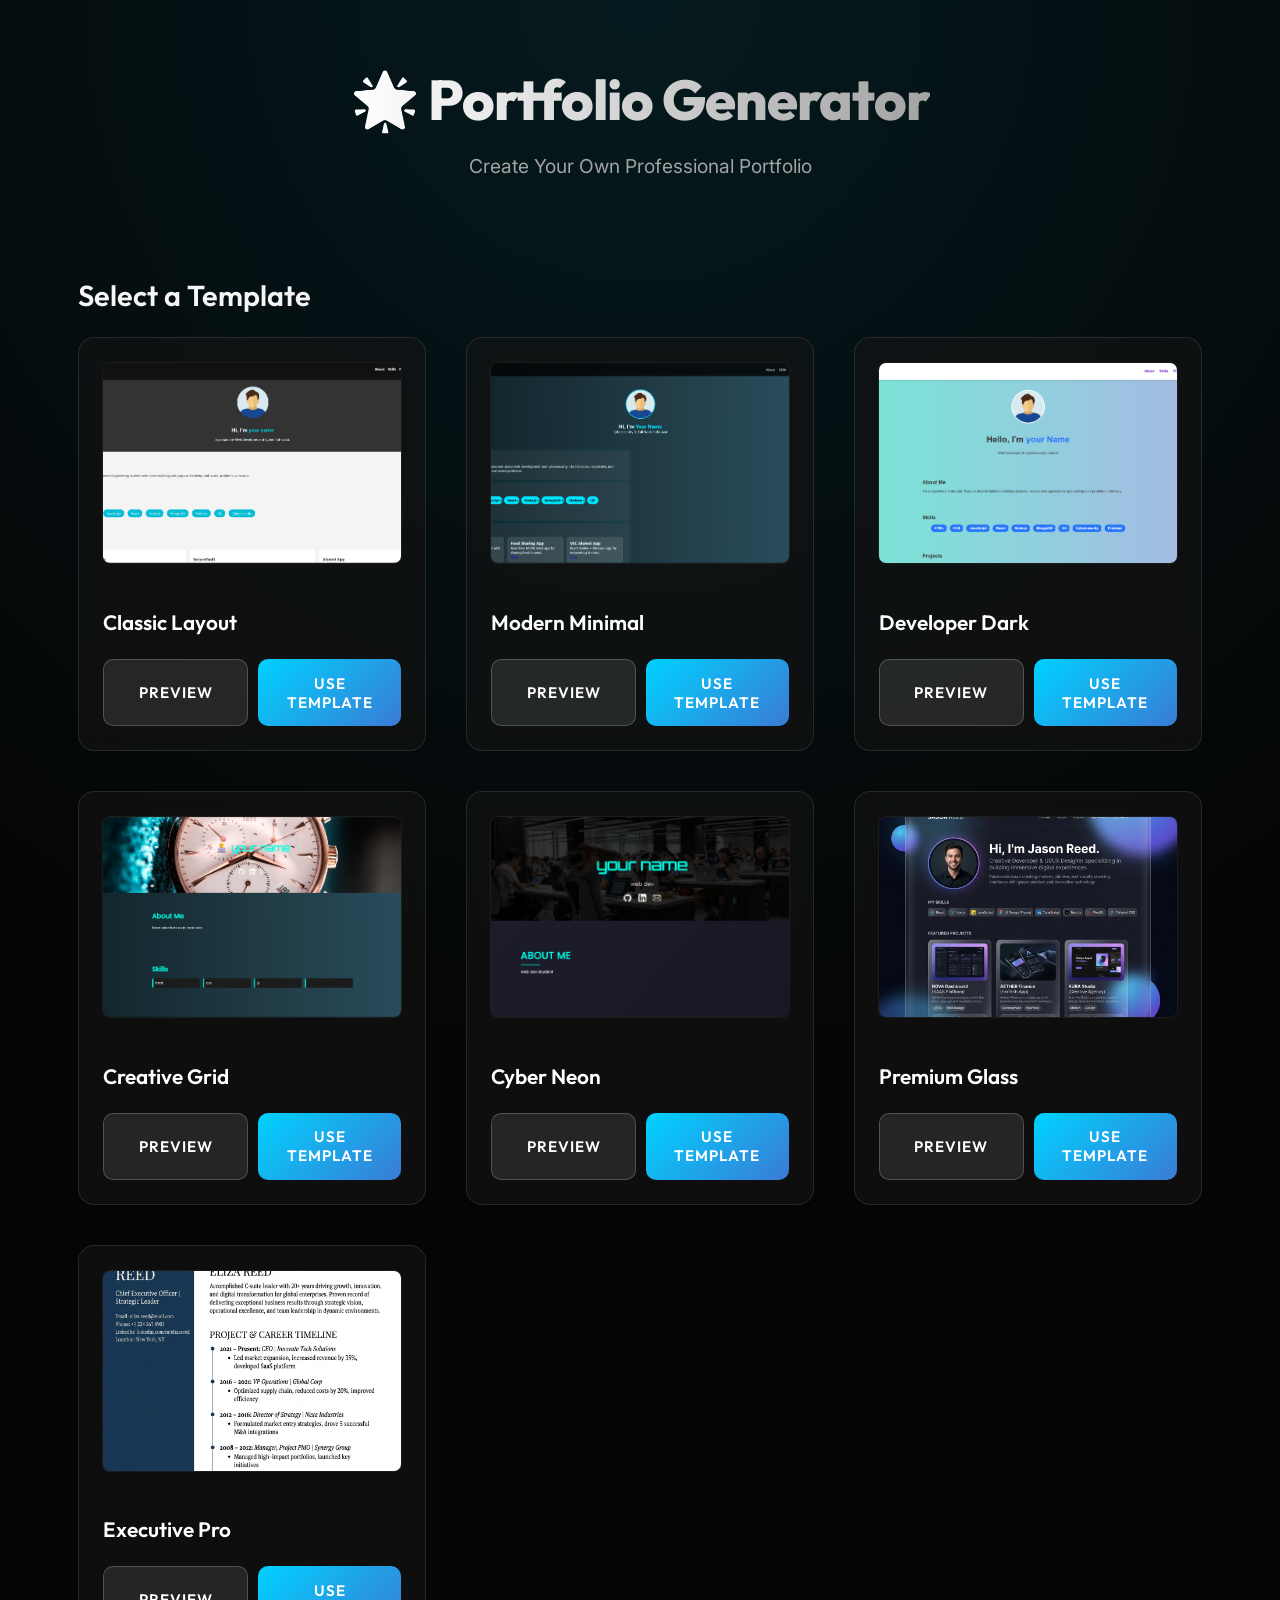
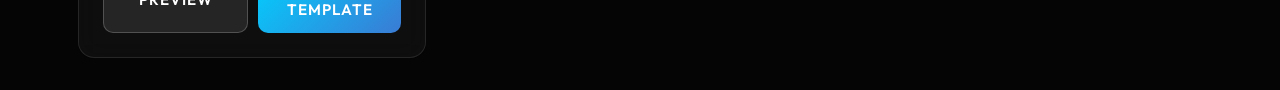
<file: index.html>
<!DOCTYPE html>
<html lang="en">
<head>
  <meta charset="UTF-8" />
  <meta name="viewport" content="width=device-width, initial-scale=1.0"/>
  <title>Portfolio Generator</title>
  <link rel="stylesheet" href="style.css" />
</head>
<body>
  <header>
    <h1>🌟 Portfolio Generator</h1>
    <p>Create Your Own Professional Portfolio</p>
  </header>
  
  <div class="mid-header">Select a Template</div>
  
  <div class="mid">
      <div class="template">
          <img src="img/temp1.png" alt="Template 1">
          <p>Classic Layout</p>
          <div class="button-group">
            <button onclick="window.open('index1.html', '_blank')" class="btn-preview">Preview</button>
            <button onclick="window.location.href='form1.html'">Use Template</button>
          </div>
      </div>
      
      <div class="template">
          <img src="img/temp2.png" alt="Template 2">
          <p>Modern Minimal</p>
          <div class="button-group">
            <button onclick="window.open('index-2.html', '_blank')" class="btn-preview">Preview</button>
            <button onclick="window.location.href='form2.html'">Use Template</button>
          </div>
      </div>

      <div class="template">
          <img src="img/temp3.png" alt="Template 3">
          <p>Developer Dark</p>
          <div class="button-group">
            <button onclick="window.open('index3.html', '_blank')" class="btn-preview">Preview</button>
            <button onclick="window.location.href='form3.html'">Use Template</button>
          </div>
      </div>

      <div class="template">
          <img src="img/temp4.png" alt="Template 4">
          <p>Creative Grid</p>
          <div class="button-group">
            <button onclick="window.open('temp4.html', '_blank')" class="btn-preview">Preview</button>
            <button onclick="window.location.href='form4.html'">Use Template</button>
          </div>
      </div>
      
      <div class="template">
          <img src="img/temp5.png" alt="Template 5">
          <p>Cyber Neon</p>
          <div class="button-group">
            <button onclick="window.open('temp5.html', '_blank')" class="btn-preview">Preview</button>
            <button onclick="window.location.href='form5.html'">Use Template</button>
          </div>
      </div>
      
      <div class="template">
          <img src="img/temp6.png" alt="Template 6">
          <p>Premium Glass</p>
          <div class="button-group">
            <button onclick="window.open('temp6.html', '_blank')" class="btn-preview">Preview</button>
            <button onclick="window.location.href='form6.html'">Use Template</button>
          </div>
      </div>
      
      <div class="template">
          <img src="img/temp7.png" alt="Template 7">
          <p>Executive Pro</p>
          <div class="button-group">
            <button onclick="window.open('temp7.html', '_blank')" class="btn-preview">Preview</button>
            <button onclick="window.location.href='form7.html'">Use Template</button>
          </div>
      </div>
  </div>
</body>
</html>
</file>
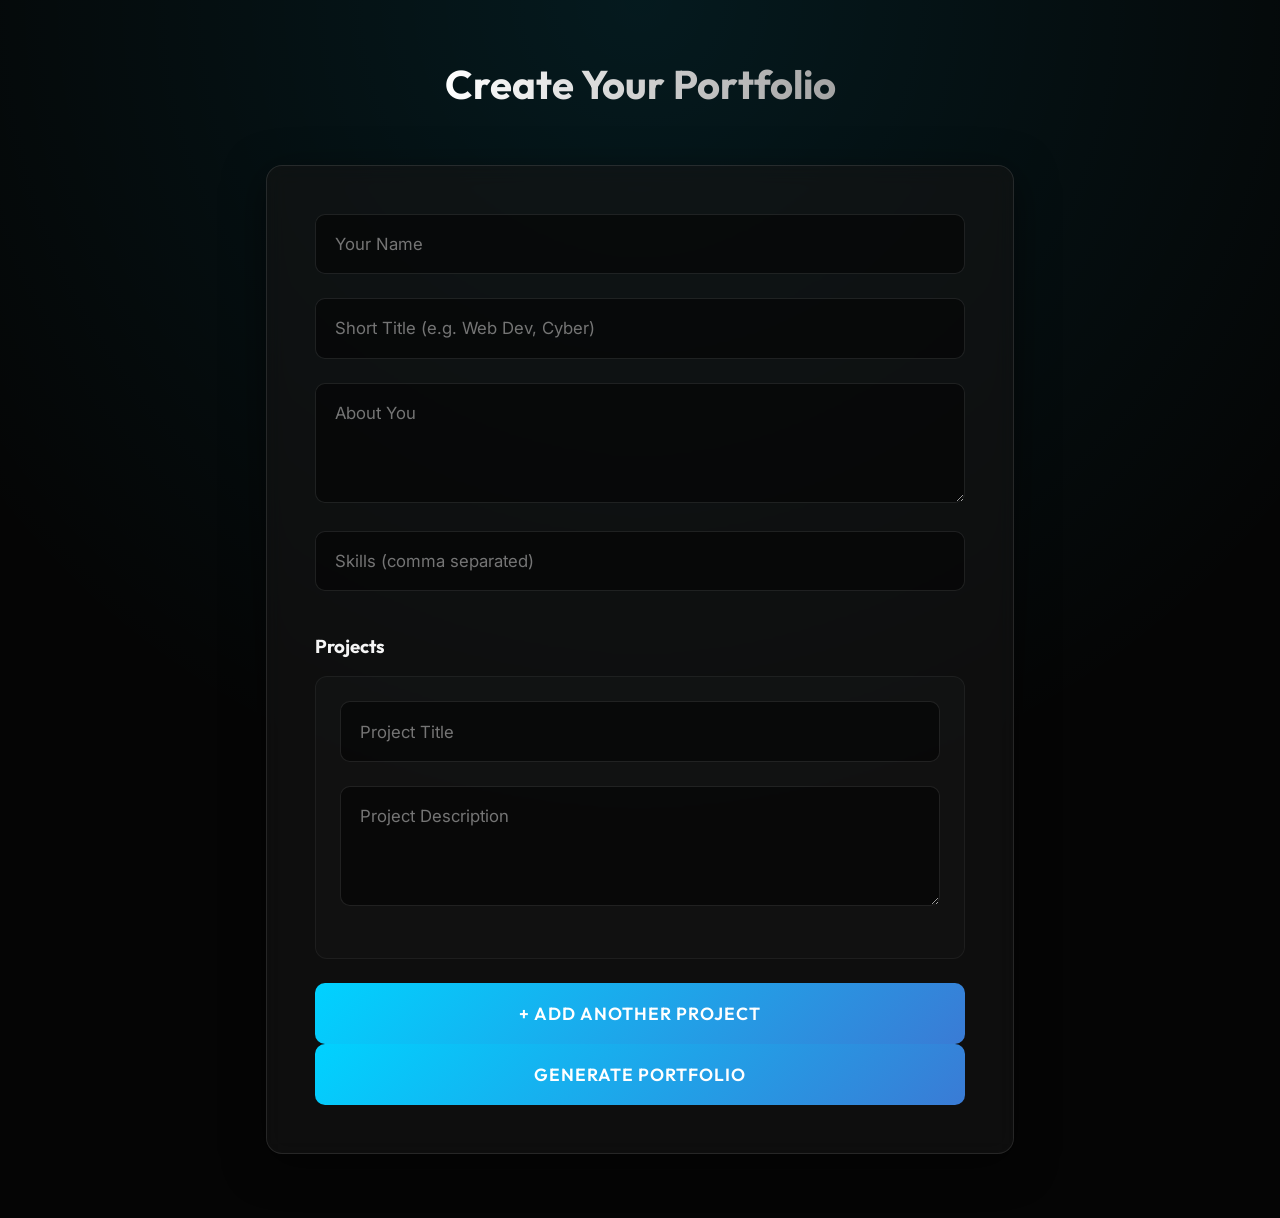
<file: form1.html>
<!DOCTYPE html>
<html lang="en">
<head>
  <meta charset="UTF-8">
  <title>Create Portfolio</title>
  <link rel="stylesheet" href="style.css">
</head>
<body>
  <div class="container">
    <h1>Create Your Portfolio</h1>
    <form id="portfolioForm">
      <input type="text" id="fullName" placeholder="Your Name" required />
      <input type="text" id="tagline" placeholder="Short Title (e.g. Web Dev, Cyber)" required />
      <textarea id="about" placeholder="About You" required></textarea>

      <input type="text" id="skills" placeholder="Skills (comma separated)" required />

      <h3>Projects</h3>
      <div id="projectsContainer">
        <input type="text" class="project-title" placeholder="Project Title" required />
        <textarea class="project-desc" placeholder="Project Description" required></textarea>
      </div>
      <button type="button" onclick="addProject()">+ Add Another Project</button>

      <button type="submit">Generate Portfolio</button>
    </form>
  </div>

  <script>
    function addProject() {
      const container = document.getElementById('projectsContainer');
      const div = document.createElement('div');
      div.innerHTML = `
        <input type="text" class="project-title" placeholder="Project Title" required />
        <textarea class="project-desc" placeholder="Project Description" required></textarea>
      `;
      container.appendChild(div);
    }

    document.getElementById('portfolioForm').addEventListener('submit', function (e) {
      e.preventDefault();

      const name = document.getElementById('fullName').value;
      const tagline = document.getElementById('tagline').value;
      const about = document.getElementById('about').value;
      const skills = document.getElementById('skills').value.split(',').map(s => s.trim());

      const titles = document.querySelectorAll('.project-title');
      const descs = document.querySelectorAll('.project-desc');

      const projects = Array.from(titles).map((title, i) => ({
        title: title.value,
        desc: descs[i].value
      }));

      const portfolioData = { name, tagline, about, skills, projects };

      localStorage.setItem('portfolioUserData', JSON.stringify(portfolioData));

      window.location.href = "index1.html";
    });
  </script>
</body>
</html>
</file>
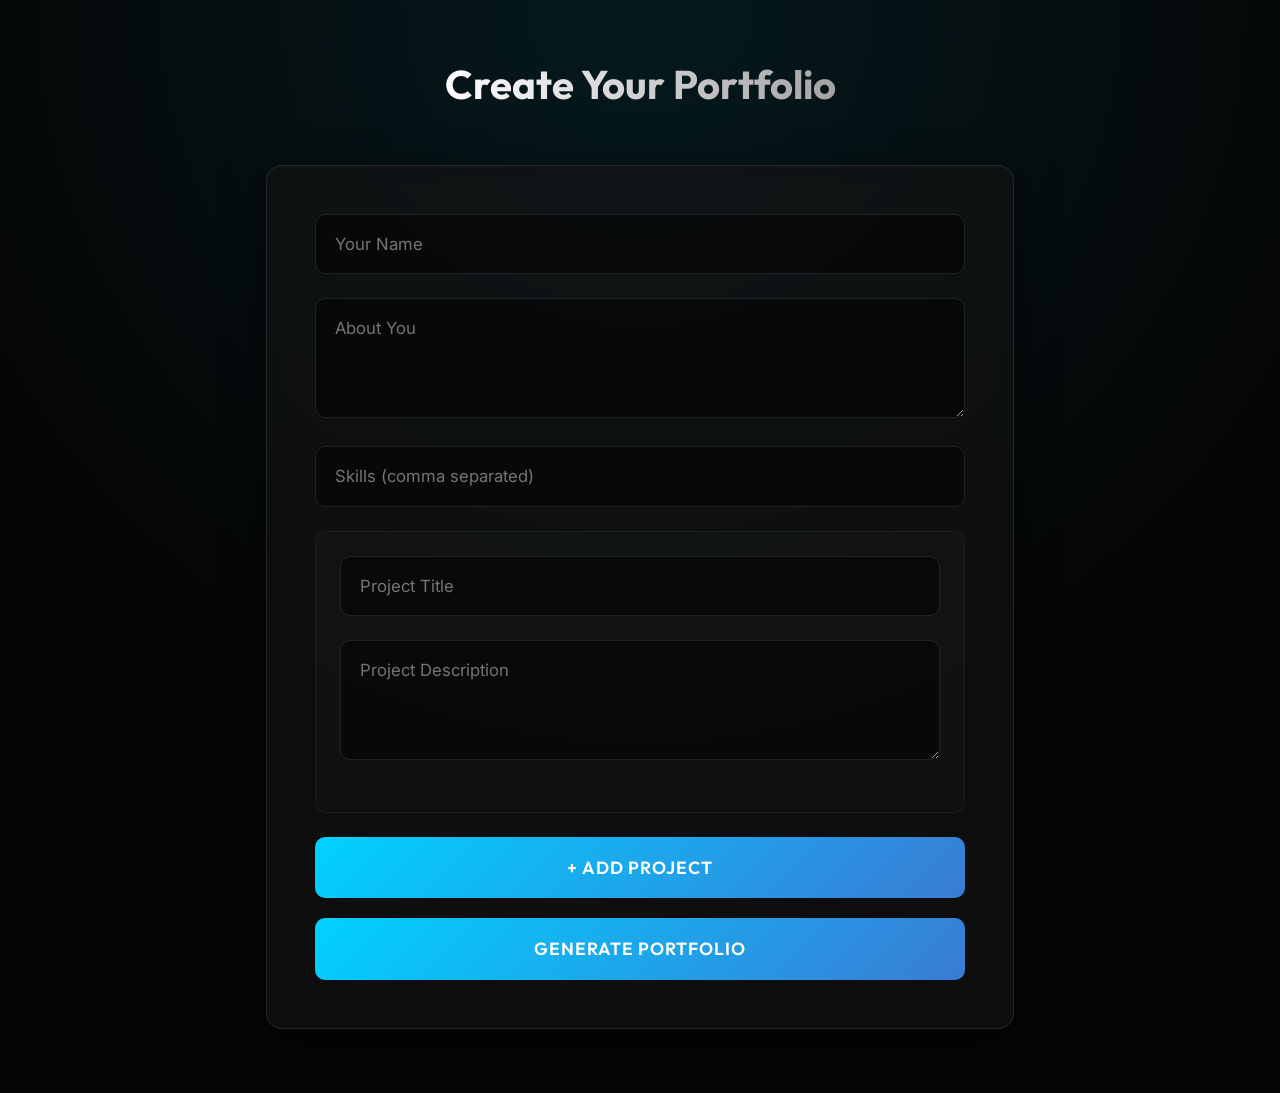
<file: form2.html>
<!DOCTYPE html>
<html lang="en">
<head>
  <meta charset="UTF-8" />
  <title>Portfolio Form</title>
  <link rel="stylesheet" href="style.css" />
</head>
<body>
  <div class="container">
    <h1>Create Your Portfolio</h1>
    <form id="portfolioForm">
      <input type="text" id="name" placeholder="Your Name" required />
      <textarea id="about" placeholder="About You" required></textarea>
      <input type="text" id="skills" placeholder="Skills (comma separated)" required />

      <div id="projectsContainer">
        <input type="text" class="project-title" placeholder="Project Title" required />
        <textarea class="project-desc" placeholder="Project Description" required></textarea>
      </div>
      <button type="button" onclick="addProject()">+ Add Project</button>
      <br><br>
      <button type="submit">Generate Portfolio</button>
    </form>
  </div>

  <script>
    function addProject() {
      const container = document.getElementById("projectsContainer");
      const div = document.createElement("div");
      div.innerHTML = `
        <input type="text" class="project-title" placeholder="Project Title" required />
        <textarea class="project-desc" placeholder="Project Description" required></textarea>
      `;
      container.appendChild(div);
    }

    document.getElementById("portfolioForm").addEventListener("submit", function (e) {
      e.preventDefault();

      const name = document.getElementById("name").value;
      const about = document.getElementById("about").value;
      const skills = document.getElementById("skills").value.split(',').map(skill => skill.trim());

      const titles = document.querySelectorAll(".project-title");
      const descs = document.querySelectorAll(".project-desc");
      const projects = Array.from(titles).map((title, i) => ({
        title: title.value,
        desc: descs[i].value
      }));

      const userData = {
        name,
        about,
        skills,
        projects
      };

      localStorage.setItem("portfolioData", JSON.stringify(userData));
      window.location.href = "index-2.html"; // redirect
    });
  </script>
</body>
</html>
</file>
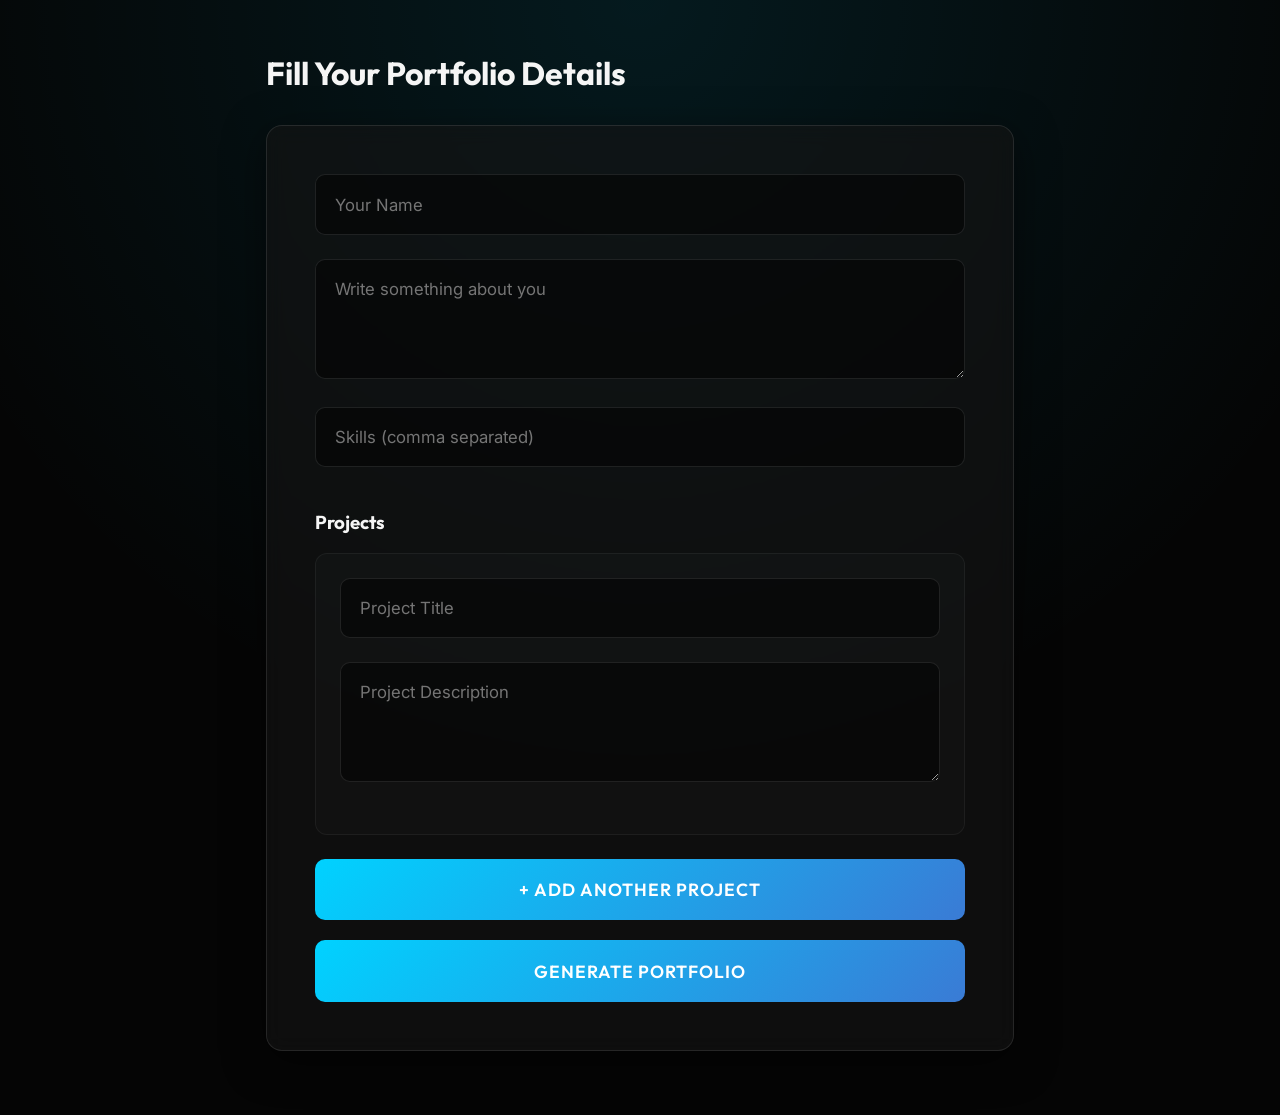
<file: form3.html>
<!-- form.html -->
<!DOCTYPE html>
<html lang="en">
<head>
  <meta charset="UTF-8" />
  <title>Portfolio Form</title>
  <link rel="stylesheet" href="style.css" />
</head>
<body>
  <div class="form-container">
    <h1>Fill Your Portfolio Details</h1>
    <form id="portfolioForm">
      <input type="text" id="name" placeholder="Your Name" required />
      <textarea id="about" placeholder="Write something about you" required></textarea>
      <input type="text" id="skills" placeholder="Skills (comma separated)" required />

      <h3>Projects</h3>
      <div id="projectsContainer">
        <input type="text" class="project-title" placeholder="Project Title" required />
        <textarea class="project-desc" placeholder="Project Description" required></textarea>
      </div>
      <button type="button" onclick="addProject()">+ Add Another Project</button>

      <br /><br />
      <button type="submit">Generate Portfolio</button>
    </form>
  </div>

  <script>
    // Add more project fields
    function addProject() {
      const container = document.getElementById("projectsContainer");
      const div = document.createElement("div");
      div.innerHTML = `
        <input type="text" class="project-title" placeholder="Project Title" required />
        <textarea class="project-desc" placeholder="Project Description" required></textarea>
      `;
      container.appendChild(div);
    }

    // Save user data to localStorage and redirect
    document.getElementById("portfolioForm").addEventListener("submit", function (e) {
      e.preventDefault();

      const name = document.getElementById("name").value;
      const about = document.getElementById("about").value;
      const skills = document.getElementById("skills").value.split(',').map(skill => skill.trim());

      const titles = document.querySelectorAll(".project-title");
      const descs = document.querySelectorAll(".project-desc");
      const projects = Array.from(titles).map((title, i) => ({
        title: title.value,
        desc: descs[i].value
      }));

      const userData = { name, about, skills, projects };

      localStorage.setItem("portfolioData", JSON.stringify(userData));
      window.location.href = "index3.html";
    });
  </script>
</body>
</html>
</file>
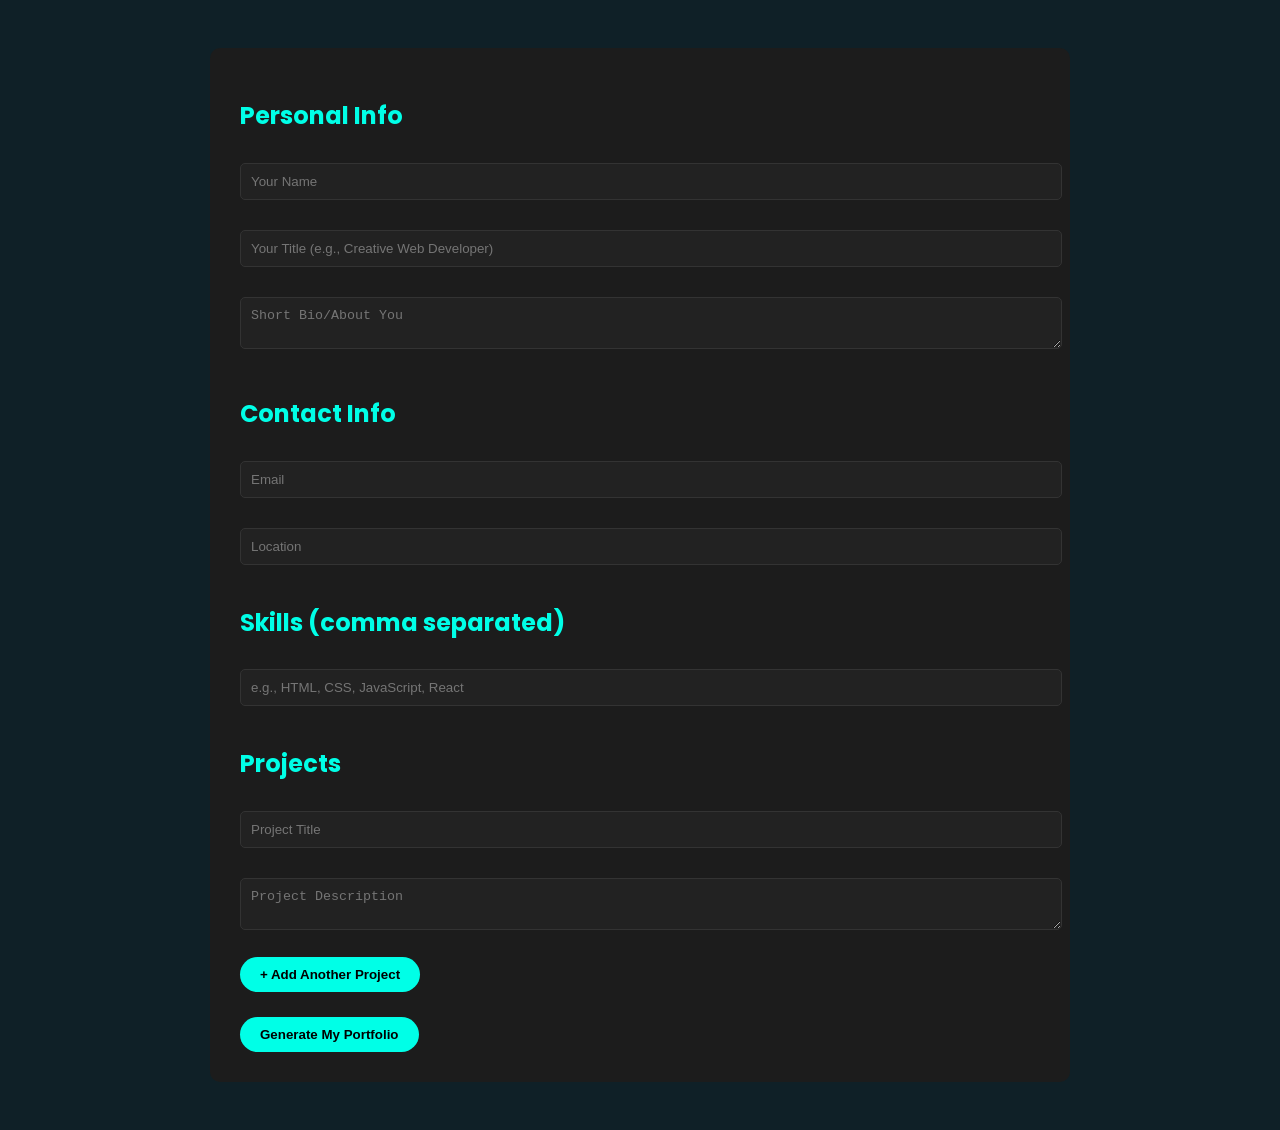
<file: form4.html>
<!-- form.html -->
<!DOCTYPE html>
<html lang="en">
<head>
  <meta charset="UTF-8">
  <title>Create Your Portfolio</title>
  <link href="https://fonts.googleapis.com/css2?family=Orbitron&family=Poppins&display=swap" rel="stylesheet">
  <style>
    body {
      font-family: 'Poppins', sans-serif;
      background: #0f2027;
      color: #f2f2f2;
      padding: 40px;
    }
    form {
      max-width: 800px;
      margin: auto;
      background: #1c1c1c;
      padding: 30px;
      border-radius: 10px;
    }
    input, textarea {
      width: 100%;
      padding: 10px;
      margin-top: 10px;
      margin-bottom: 20px;
      background: #222;
      color: #fff;
      border: 1px solid #333;
      border-radius: 5px;
    }
    button {
      background: #00ffe7;
      color: #000;
      padding: 10px 20px;
      border: none;
      border-radius: 25px;
      font-weight: bold;
      cursor: pointer;
    }
    h2 {
      color: #00ffe7;
    }
  </style>
</head>
<body>
  <form id="portfolioForm">
    <h2>Personal Info</h2>
    <input type="text" id="name" placeholder="Your Name" required />
    <input type="text" id="title" placeholder="Your Title (e.g., Creative Web Developer)" required />
    <textarea id="about" placeholder="Short Bio/About You" required></textarea>

    <h2>Contact Info</h2>
    <input type="email" id="email" placeholder="Email" required />
    <input type="text" id="location" placeholder="Location" required />

    <h2>Skills (comma separated)</h2>
    <input type="text" id="skills" placeholder="e.g., HTML, CSS, JavaScript, React" required />

    <h2>Projects</h2>
    <div id="projectsContainer">
      <input type="text" class="project-title" placeholder="Project Title" required />
      <textarea class="project-desc" placeholder="Project Description" required></textarea>
    </div>
    <button type="button" onclick="addProject()">+ Add Another Project</button>

    <br><br>
    <button type="submit">Generate My Portfolio</button>
  </form>

  <script>
    function addProject() {
      const container = document.getElementById('projectsContainer');
      const div = document.createElement('div');
      div.innerHTML = `
        <input type="text" class="project-title" placeholder="Project Title" required />
        <textarea class="project-desc" placeholder="Project Description" required></textarea>
      `;
      container.appendChild(div);
    }

    document.getElementById('portfolioForm').addEventListener('submit', function(e) {
      e.preventDefault();

      const name = document.getElementById('name').value;
      const title = document.getElementById('title').value;
      const about = document.getElementById('about').value;
      const email = document.getElementById('email').value;
      const location = document.getElementById('location').value;
      const skills = document.getElementById('skills').value.split(',').map(s => s.trim());

      const titles = document.querySelectorAll('.project-title');
      const descs = document.querySelectorAll('.project-desc');
      const projects = Array.from(titles).map((title, i) => ({
        title: title.value,
        desc: descs[i].value
      }));

      const userData = {
        name, title, about, email, location, skills, projects
      };

      localStorage.setItem('portfolioData', JSON.stringify(userData));
      window.location.href = 'temp4.html'; // your final portfolio page
    });
  </script>
</body>
</html>
</file>
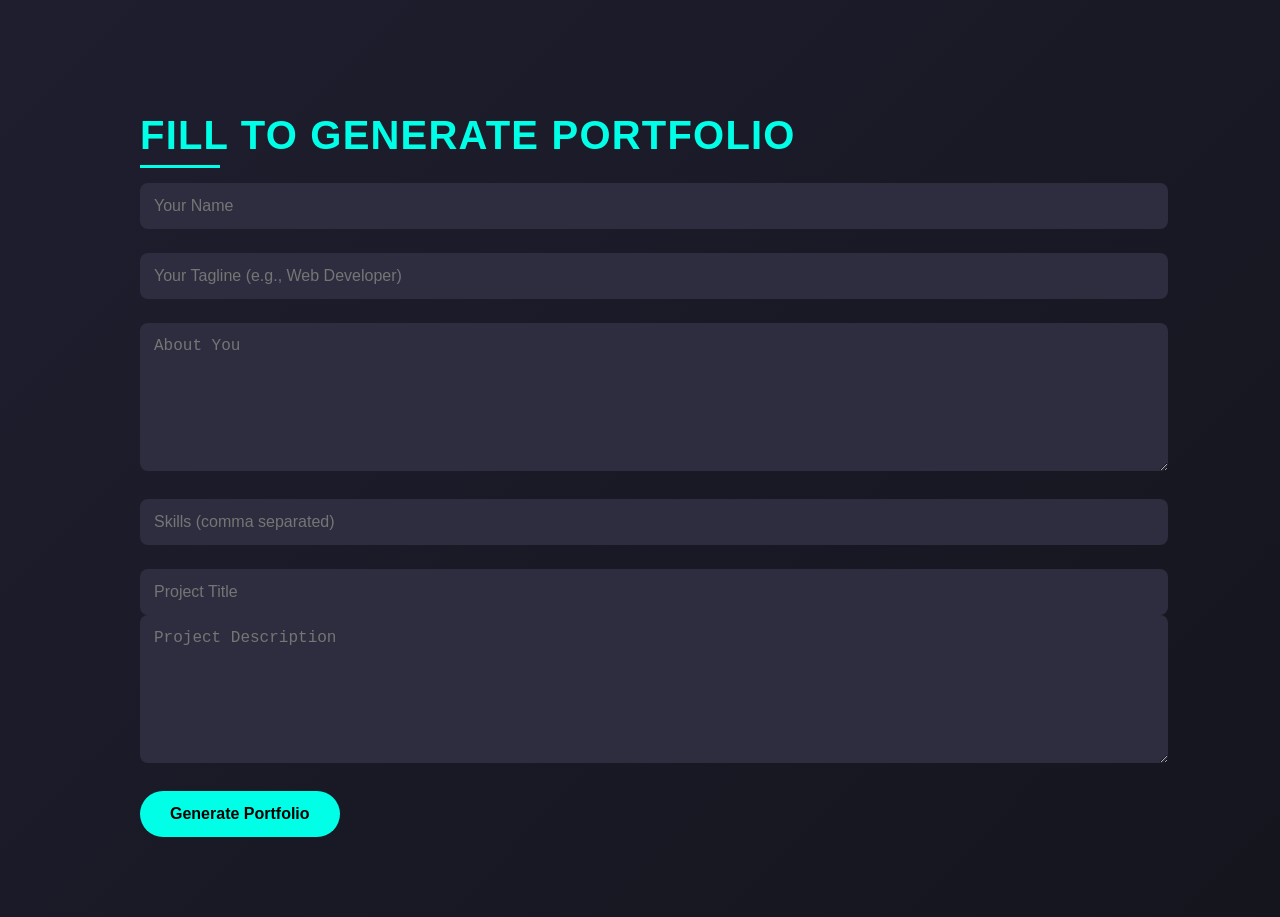
<file: form5.html>
<!DOCTYPE html>
<html lang="en">
<head>
  <meta charset="UTF-8">
  <meta name="viewport" content="width=device-width, initial-scale=1.0">
  <title>Document</title>
</head>
  <style>
    body {
      margin: 0;
      font-family: 'Poppins', sans-serif;
      background: linear-gradient(135deg, #1e1e2f, #15151e);
      color: #f2f2f2;
      scroll-behavior: smooth;
    }
    header {
      text-align: center;
      padding: 120px 20px 70px;
      background: linear-gradient(rgba(0,0,0,0.8), rgba(0,0,0,0.8)), url('https://images.unsplash.com/photo-1504384308090-c894fdcc538d?auto=format&fit=crop&w=1950&q=80') no-repeat center center/cover;
    }
    header h1 {
      font-family: 'Orbitron', sans-serif;
      font-size: 4rem;
      color: #00ffe7;
      margin-bottom: 10px;
    }
    header p {
      font-size: 1.4rem;
      color: #cccccc;
    }
    .socials {
      margin-top: 25px;
    }
    .socials a {
      margin: 0 12px;
      display: inline-block;
      transition: transform 0.3s ease, opacity 0.3s ease;
    }
    .socials img {
      width: 32px;
      filter: brightness(0) invert(1);
    }
    .socials a:hover {
      transform: scale(1.2);
      opacity: 0.8;
    }
    section {
      padding: 80px 20px;
      max-width: 1000px;
      margin: auto;
      animation: fadeIn 1s ease-in;
    }
    @keyframes fadeIn {
      from { opacity: 0; transform: translateY(30px); }
      to { opacity: 1; transform: translateY(0); }
    }
    h2 {
      font-size: 2.5rem;
      color: #00ffe7;
      margin-bottom: 25px;
      position: relative;
      text-transform: uppercase;
      letter-spacing: 1.2px;
    }
    h2::after {
      content: '';
      width: 80px;
      height: 3px;
      background: #00ffe7;
      position: absolute;
      left: 0;
      bottom: -10px;
    }
    ul.skills {
      display: flex;
      flex-wrap: wrap;
      gap: 15px;
      list-style: none;
      padding: 0;
    }
    ul.skills li {
      background: #262636;
      padding: 12px 16px;
      border-left: 5px solid #00ffe7;
      border-radius: 6px;
      text-align: center;
      transition: background 0.3s ease;
    }
    ul.skills li:hover {
      background: #33334f;
    }
    .project-card {
      background: #1f1f2e;
      padding: 24px;
      border-radius: 12px;
      margin-bottom: 30px;
      box-shadow: 0 0 20px rgba(0, 255, 231, 0.3);
      transition: transform 0.3s ease;
    }
    .project-card:hover {
      transform: scale(1.03);
    }
    .project-card h4 {
      color: #00ffe7;
      font-size: 1.5rem;
      margin-bottom: 10px;
    }
    .form-group {
      margin-bottom: 24px;
    }
    .form-group input,
    .form-group textarea {
      width: 100%;
      padding: 14px;
      border: none;
      border-radius: 8px;
      background: #2d2d3f;
      color: #fff;
      font-size: 1rem;
    }
    .form-group textarea {
      resize: vertical;
      min-height: 120px;
    }
    #submitBtn {
      background: #00ffe7;
      color: #000;
      padding: 14px 30px;
      border: none;
      border-radius: 40px;
      font-weight: bold;
      cursor: pointer;
      font-size: 1rem;
      transition: background 0.3s ease;
    }
    #submitBtn:hover {
      background: #00ccb8;
    }
    footer {
      text-align: center;
      padding: 50px 20px;
      background: #12121c;
      color: #aaa;
      font-size: 0.95rem;
    }
  </style>

<body>
  <!-- form.html -->
  <section id="form">
    <h2>Fill to Generate Portfolio</h2>
    <div class="form-group">
      <input type="text" id="inputName" placeholder="Your Name" />
    </div>
    <div class="form-group">
      <input type="text" id="inputTag" placeholder="Your Tagline (e.g., Web Developer)" />
    </div>
    <div class="form-group">
      <textarea id="inputAbout" placeholder="About You"></textarea>
    </div>
    <div class="form-group">
      <input type="text" id="inputSkills" placeholder="Skills (comma separated)" />
    </div>
    <div class="form-group">
      <input type="text" id="projectTitle" placeholder="Project Title" />
      <textarea id="projectDesc" placeholder="Project Description"></textarea>
    </div>
    <button id="submitBtn">Generate Portfolio</button>
  </section>

  <script>
    document.getElementById("submitBtn").addEventListener("click", function () {
      const name = document.getElementById("inputName").value;
      const tag = document.getElementById("inputTag").value;
      const about = document.getElementById("inputAbout").value;
      const skills = document.getElementById("inputSkills").value;
      const projectTitle = document.getElementById("projectTitle").value;
      const projectDesc = document.getElementById("projectDesc").value;

      const portfolioData = {
        name, tag, about, skills,
        projects: [{ title: projectTitle, desc: projectDesc }]
      };

      localStorage.setItem("portfolioData", JSON.stringify(portfolioData));
      window.location.href = "temp5.html"; // Redirect to next page
    });
  </script>
</body>
</html>

    

  
</body>
</html>
</file>
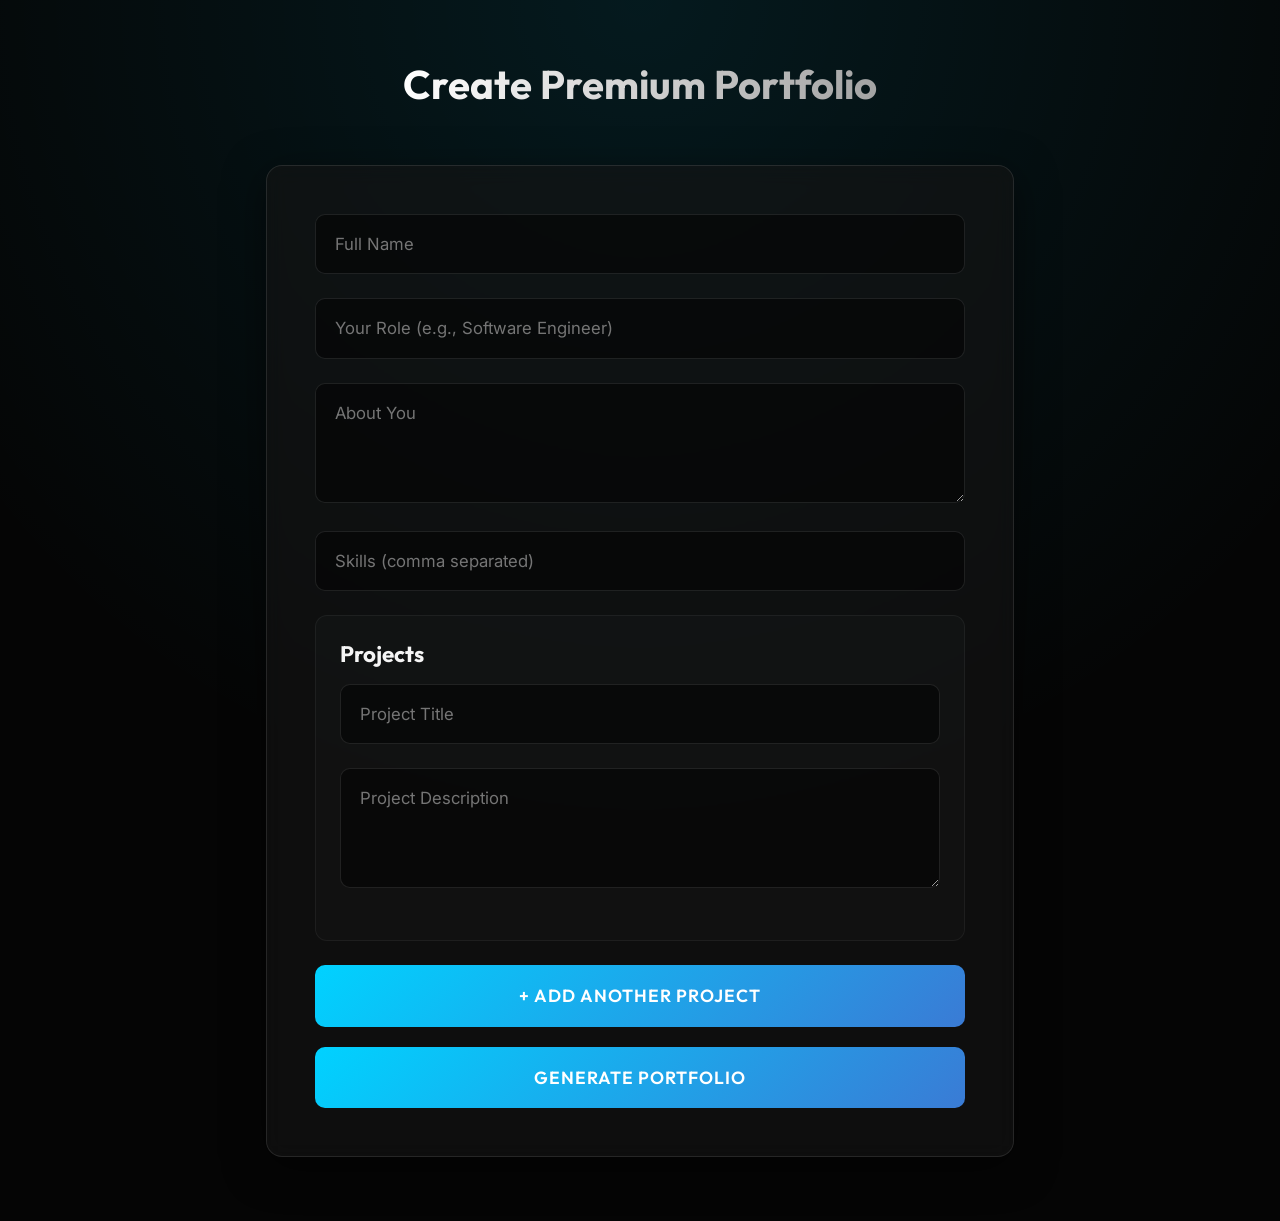
<file: form6.html>
<!DOCTYPE html>
<html lang="en">
<head>
  <meta charset="UTF-8">
  <title>Premium Glass Portfolio</title>
  <link rel="stylesheet" href="style.css">
</head>
<body>
  <div class="container">
    <h1>Create Premium Portfolio</h1>
    <form id="portfolioForm">
      <input type="text" id="name" placeholder="Full Name" required />
      <input type="text" id="role" placeholder="Your Role (e.g., Software Engineer)" required />
      <textarea id="about" placeholder="About You" required></textarea>
      <input type="text" id="skills" placeholder="Skills (comma separated)" required />

      <div id="projectsContainer">
        <h3>Projects</h3>
        <input type="text" class="project-title" placeholder="Project Title" required />
        <textarea class="project-desc" placeholder="Project Description" required></textarea>
      </div>
      <button type="button" onclick="addProject()">+ Add Another Project</button>
      <br><br>
      <button type="submit">Generate Portfolio</button>
    </form>
  </div>

  <script>
    function addProject() {
      const container = document.getElementById("projectsContainer");
      const div = document.createElement("div");
      div.innerHTML = `
        <hr style="border-color: rgba(255,255,255,0.1); margin: 15px 0;" />
        <input type="text" class="project-title" placeholder="Project Title" required />
        <textarea class="project-desc" placeholder="Project Description" required></textarea>
      `;
      container.appendChild(div);
    }

    document.getElementById("portfolioForm").addEventListener("submit", function (e) {
      e.preventDefault();

      const name = document.getElementById("name").value;
      const role = document.getElementById("role").value;
      const about = document.getElementById("about").value;
      const skills = document.getElementById("skills").value.split(',').map(s => s.trim());

      const titles = document.querySelectorAll(".project-title");
      const descs = document.querySelectorAll(".project-desc");
      const projects = Array.from(titles).map((title, i) => ({
        title: title.value,
        desc: descs[i].value
      }));

      const portfolioData = { name, role, about, skills, projects };
      localStorage.setItem("portfolio6Data", JSON.stringify(portfolioData));
      
      window.location.href = "temp6.html";
    });
  </script>
</body>
</html>
</file>
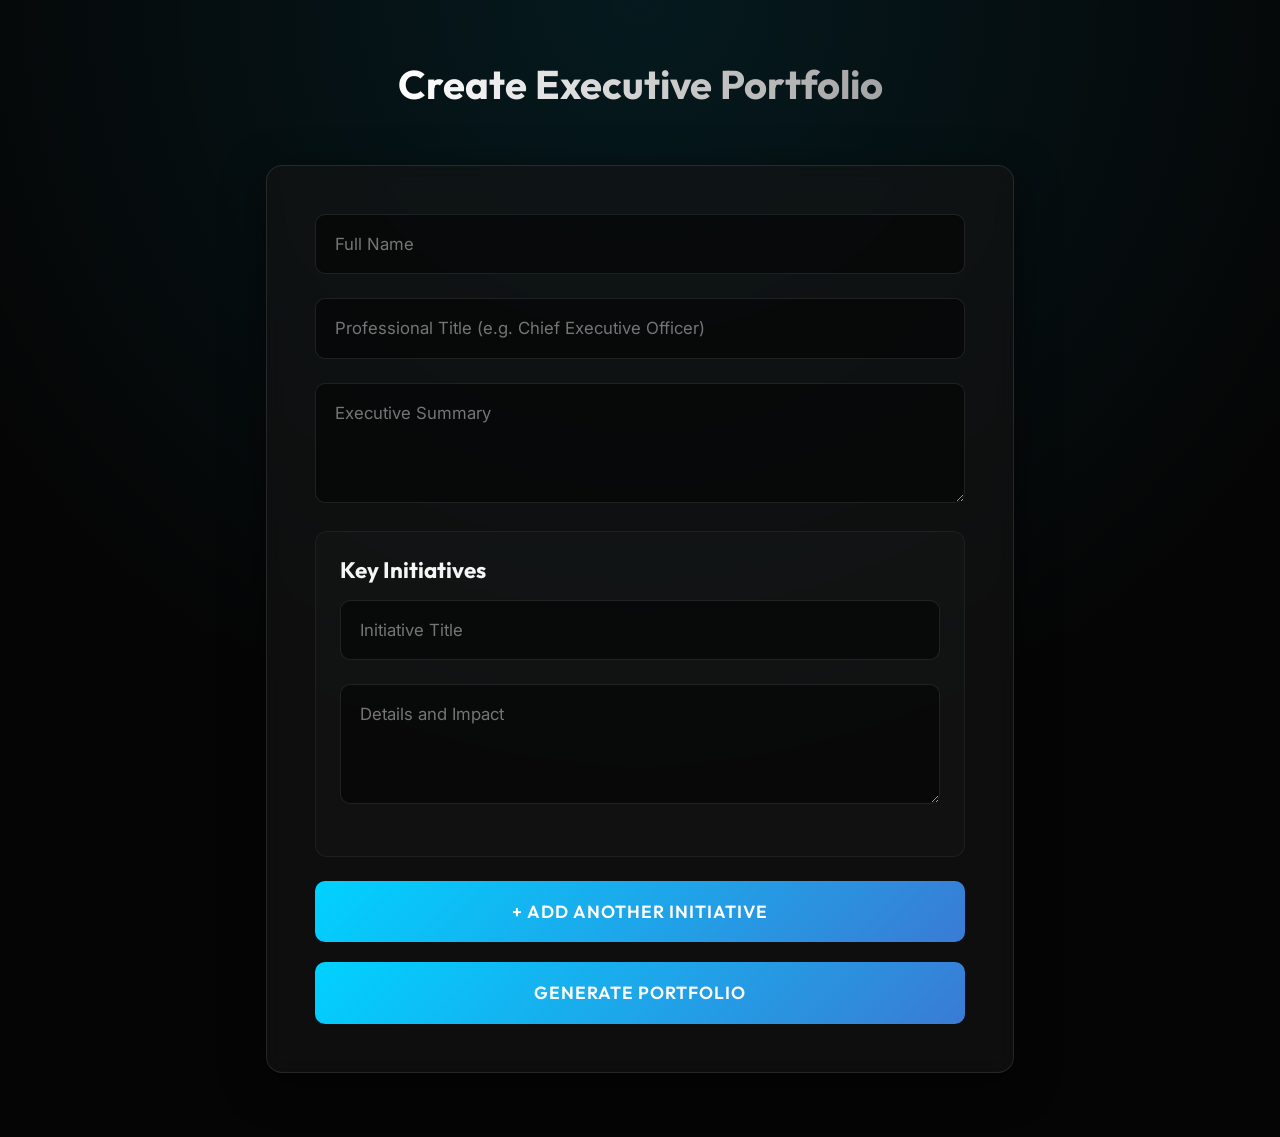
<file: form7.html>
<!DOCTYPE html>
<html lang="en">
<head>
  <meta charset="UTF-8">
  <title>Executive Pro Portfolio Form</title>
  <link rel="stylesheet" href="style.css">
</head>
<body>
  <div class="container">
    <h1>Create Executive Portfolio</h1>
    <form id="portfolioForm">
      <input type="text" id="name" placeholder="Full Name" required />
      <input type="text" id="title" placeholder="Professional Title (e.g. Chief Executive Officer)" required />
      <textarea id="about" placeholder="Executive Summary" required></textarea>
      
      <div id="projectsContainer">
        <h3>Key Initiatives</h3>
        <input type="text" class="project-title" placeholder="Initiative Title" required />
        <textarea class="project-desc" placeholder="Details and Impact" required></textarea>
      </div>
      <button type="button" onclick="addProject()">+ Add Another Initiative</button>
      <br><br>
      <button type="submit">Generate Portfolio</button>
    </form>
  </div>

  <script>
    function addProject() {
      const container = document.getElementById("projectsContainer");
      const div = document.createElement("div");
      div.innerHTML = `
        <hr style="border-color: rgba(255,255,255,0.1); margin: 15px 0;" />
        <input type="text" class="project-title" placeholder="Initiative Title" required />
        <textarea class="project-desc" placeholder="Details and Impact" required></textarea>
      `;
      container.appendChild(div);
    }

    document.getElementById("portfolioForm").addEventListener("submit", function (e) {
      e.preventDefault();

      const name = document.getElementById("name").value;
      const title = document.getElementById("title").value;
      const about = document.getElementById("about").value;

      const titles = document.querySelectorAll(".project-title");
      const descs = document.querySelectorAll(".project-desc");
      const projects = Array.from(titles).map((t, i) => ({
        title: t.value,
        desc: descs[i].value
      }));

      const portfolioData = { name, title, about, projects };
      localStorage.setItem("portfolio7Data", JSON.stringify(portfolioData));
      
      window.location.href = "temp7.html";
    });
  </script>
</body>
</html>
</file>
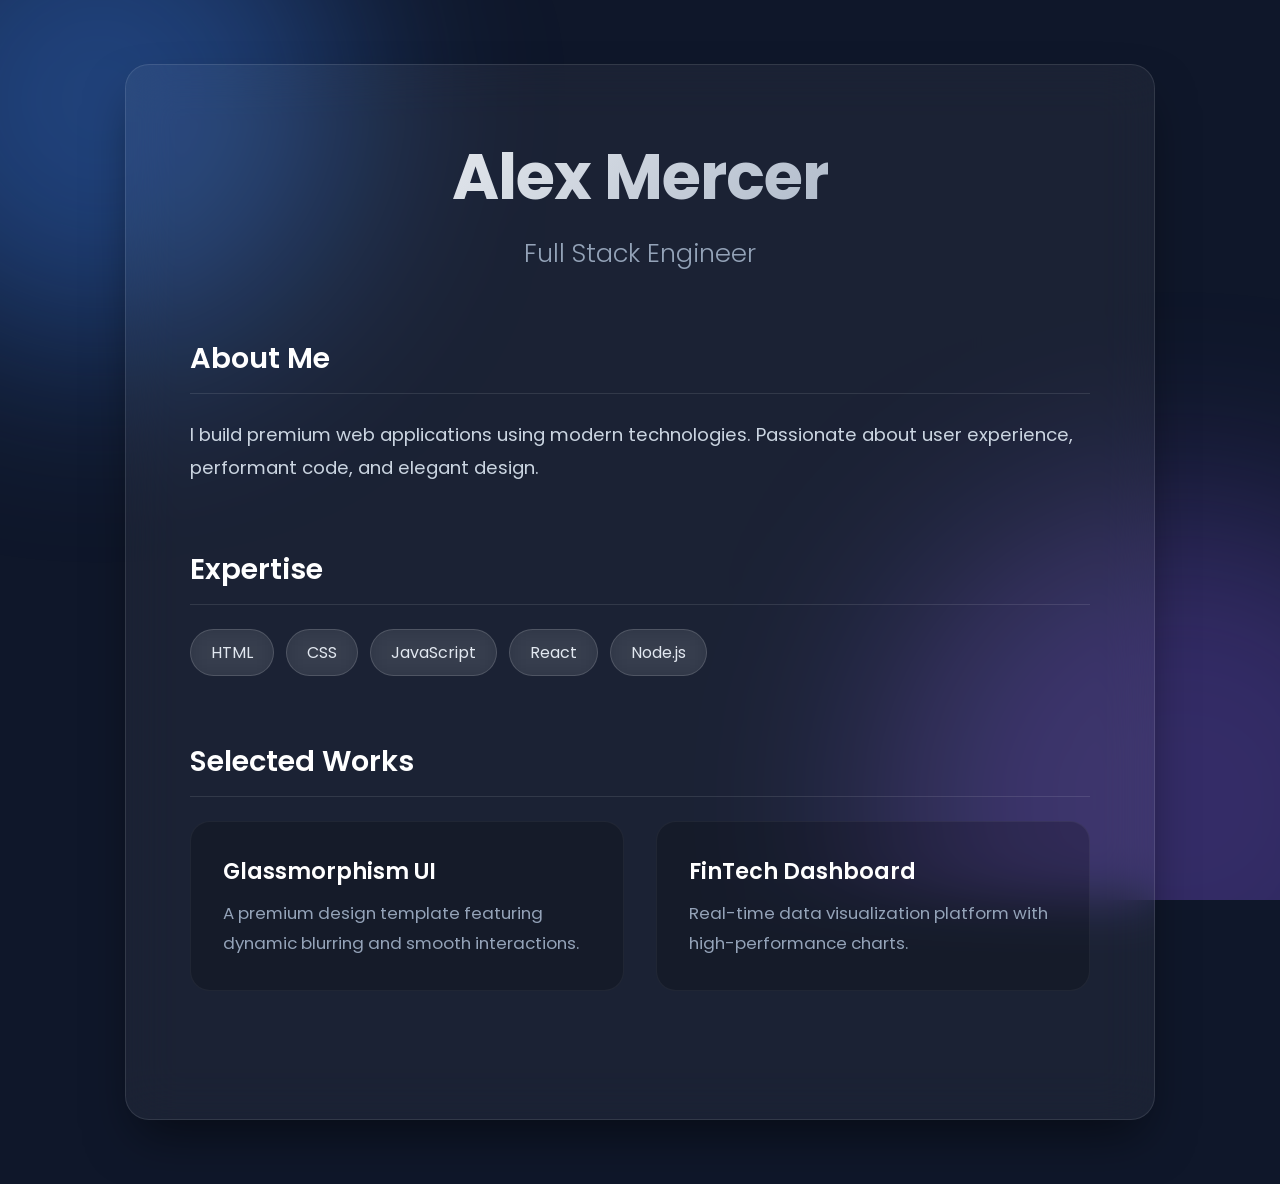
<file: temp6.html>
<!DOCTYPE html>
<html lang="en">
<head>
  <meta charset="UTF-8">
  <title>Premium Glass Portfolio</title>
  <link rel="stylesheet" href="style6.css">
  <meta name="viewport" content="width=device-width, initial-scale=1.0">
</head>
<body>
  <div class="background-orbs"></div>
  <div class="glass-container">
    <header>
      <h1 id="user-name">Your Name</h1>
      <h2 id="user-role">Your Role</h2>
    </header>

    <section class="bio section-card">
      <h3>About Me</h3>
      <p id="user-about">Your bio here.</p>
    </section>

    <section class="skills section-card">
      <h3>Expertise</h3>
      <div id="skills-list" class="badges"></div>
    </section>

    <section class="projects section-card">
      <h3>Selected Works</h3>
      <div id="projects-list" class="grid"></div>
    </section>
  </div>

  <script>
    const data = JSON.parse(localStorage.getItem('portfolio6Data'));
    if (data) {
      document.getElementById('user-name').textContent = data.name;
      document.getElementById('user-role').textContent = data.role;
      document.getElementById('user-about').textContent = data.about;

      const skillsList = document.getElementById('skills-list');
      data.skills.forEach(skill => {
        const span = document.createElement('span');
        span.className = 'badge';
        span.textContent = skill;
        skillsList.appendChild(span);
      });

      const projectsList = document.getElementById('projects-list');
      data.projects.forEach(proj => {
        const div = document.createElement('div');
        div.className = 'project-card';
        div.innerHTML = `<h4>${proj.title}</h4><p>${proj.desc}</p>`;
        projectsList.appendChild(div);
      });
    } else {
      document.getElementById('user-name').textContent = "Alex Mercer";
      document.getElementById('user-role').textContent = "Full Stack Engineer";
      document.getElementById('user-about').textContent = "I build premium web applications using modern technologies. Passionate about user experience, performant code, and elegant design.";
      document.getElementById('skills-list').innerHTML = "<span class='badge'>HTML</span><span class='badge'>CSS</span><span class='badge'>JavaScript</span><span class='badge'>React</span><span class='badge'>Node.js</span>";
      document.getElementById('projects-list').innerHTML = "<div class='project-card'><h4>Glassmorphism UI</h4><p>A premium design template featuring dynamic blurring and smooth interactions.</p></div><div class='project-card'><h4>FinTech Dashboard</h4><p>Real-time data visualization platform with high-performance charts.</p></div>";
    }
  </script>
</body>
</html>
</file>
<file: style.css>
@import url('https://fonts.googleapis.com/css2?family=Outfit:wght@300;400;600;800&family=Inter:wght@400;500;600&display=swap');

:root {
  --bg-color: #050505;
  --card-bg: rgba(20, 20, 20, 0.6);
  --text-main: #f5f5f5;
  --text-muted: #a3a3a3;
  --accent: #00d2ff;
  --accent-glow: rgba(0, 210, 255, 0.4);
  --border-color: rgba(255, 255, 255, 0.1);
}

body {
  font-family: 'Outfit', sans-serif;
  background: var(--bg-color) radial-gradient(circle at 50% 0%, rgba(0, 210, 255, 0.1) 0%, transparent 60%);
  color: var(--text-main);
  padding: 2rem 1rem;
  margin: 0;
  display: flex;
  flex-direction: column;
  align-items: center;
  min-height: 100vh;
}

/* Header Styling */
header {
  text-align: center;
  margin-bottom: 3rem;
  padding: 2rem;
  background: transparent;
}

header h1 {
  font-size: 3.5rem;
  font-weight: 800;
  margin: 0 0 10px 0;
  background: linear-gradient(90deg, #fff, #a3a3a3);
  -webkit-background-clip: text;
  -webkit-text-fill-color: transparent;
  letter-spacing: -1px;
}

header p {
  font-size: 1.2rem;
  color: var(--text-muted);
  font-family: 'Inter', sans-serif;
}

/* Container */
.mid-header {
  width: 90%;
  max-width: 1200px;
  text-align: left;
  margin-bottom: 1.5rem;
  font-size: 1.8rem;
  font-weight: 600;
  color: var(--text-main);
}

.mid {
  display: grid;
  grid-template-columns: repeat(auto-fill, minmax(320px, 1fr));
  gap: 2.5rem;
  width: 90%;
  max-width: 1200px;
}

/* Card Template */
.template {
  padding: 1.5rem;
  background: var(--card-bg);
  border: 1px solid var(--border-color);
  border-radius: 16px;
  backdrop-filter: blur(12px);
  -webkit-backdrop-filter: blur(12px);
  display: flex;
  flex-direction: column;
  align-items: center;
  transition: all 0.4s cubic-bezier(0.175, 0.885, 0.32, 1.275);
  position: relative;
  overflow: hidden;
}

.template::before {
  content: '';
  position: absolute;
  top: -50%;
  left: -50%;
  width: 200%;
  height: 200%;
  background: radial-gradient(circle, var(--accent-glow) 0%, transparent 60%);
  opacity: 0;
  transform: translate(-50%, -50%);
  transition: opacity 0.5s ease;
  pointer-events: none;
}

.template:hover {
  transform: translateY(-8px);
  border-color: rgba(255, 255, 255, 0.25);
  box-shadow: 0 15px 35px rgba(0,0,0,0.5);
}

.template:hover::before {
  opacity: 0.15;
}

.template img {
  width: 100%;
  height: 200px;
  object-fit: cover;
  border-radius: 8px;
  margin-bottom: 1.5rem;
  border: 1px solid rgba(255, 255, 255, 0.05);
  transition: transform 0.4s ease;
  background: #111;
}

.template:hover img {
  transform: scale(1.03);
}

.template p {
  font-size: 1.3rem;
  font-weight: 600;
  margin-bottom: 1.5rem;
  width: 100%;
  text-align: left;
  color: #fff;
}

/* Form Styles */
form {
  width: 100%;
  max-width: 650px;
  margin: 2rem auto;
  background: var(--card-bg);
  padding: 3rem;
  border-radius: 16px;
  border: 1px solid var(--border-color);
  backdrop-filter: blur(10px);
  box-shadow: 0 10px 40px rgba(0,0,0,0.5);
}

.container {
  width: 100%;
  display: flex;
  flex-direction: column;
  align-items: center;
}

.container h1 {
  font-size: 2.5rem;
  margin-bottom: 1.5rem;
  text-align: center;
  background: linear-gradient(90deg, #fff, #a3a3a3);
  -webkit-background-clip: text;
  -webkit-text-fill-color: transparent;
}

input, textarea {
  width: 100%;
  padding: 1.2rem;
  margin-bottom: 1.5rem;
  border-radius: 10px;
  font-size: 1.05rem;
  font-family: 'Inter', sans-serif;
  border: 1px solid rgba(255, 255, 255, 0.1);
  background: rgba(0, 0, 0, 0.5);
  color: #fff;
  transition: all 0.3s ease;
  box-sizing: border-box;
}

textarea {
  min-height: 120px;
  resize: vertical;
}

input:focus, textarea:focus {
  border-color: var(--accent);
  outline: none;
  box-shadow: 0 0 15px var(--accent-glow);
  background: rgba(0, 0, 0, 0.7);
}

/* Button Styling */
button {
  width: 100%;
  padding: 1.2rem 1.5rem;
  background: linear-gradient(135deg, #00d2ff 0%, #3a7bd5 100%);
  color: #fff;
  font-weight: 600;
  font-family: 'Outfit', sans-serif;
  font-size: 1.1rem;
  border: none;
  border-radius: 10px;
  cursor: pointer;
  transition: all 0.3s ease;
  text-transform: uppercase;
  letter-spacing: 1px;
}

button:hover {
  transform: translateY(-2px);
  box-shadow: 0 8px 25px rgba(0, 210, 255, 0.4);
  filter: brightness(1.1);
}

.template button {
  padding: 0.9rem;
  font-size: 0.95rem;
  flex: 1;
}

.button-group {
  display: flex;
  gap: 10px;
  width: 100%;
}

.btn-preview {
  background: rgba(255, 255, 255, 0.1);
  border: 1px solid rgba(255, 255, 255, 0.2);
  color: #fff;
  transition: all 0.3s ease;
}

.btn-preview:hover {
  background: rgba(255, 255, 255, 0.2);
  transform: translateY(-2px);
  box-shadow: 0 8px 15px rgba(255, 255, 255, 0.1);
}

#projectsContainer {
  width: 100%;
  background: rgba(255,255,255,0.02);
  padding: 1.5rem;
  border-radius: 12px;
  margin-bottom: 1.5rem;
  box-sizing: border-box;
  border: 1px solid rgba(255,255,255,0.05);
}

#projectsContainer h3 {
  margin-top: 0;
  margin-bottom: 1rem;
  font-family: 'Outfit', sans-serif;
  font-size: 1.4rem;
}
</file>
<file: style6.css>
@import url('https://fonts.googleapis.com/css2?family=Poppins:wght@300;400;600;700&display=swap');

body {
  margin: 0;
  padding: 0;
  font-family: 'Poppins', sans-serif;
  background: #0f172a;
  color: #f8fafc;
  min-height: 100vh;
  display: flex;
  justify-content: center;
  align-items: center;
  overflow-x: hidden;
  position: relative;
}

.background-orbs {
  position: fixed;
  top: 0; left: 0; width: 100%; height: 100%;
  z-index: 0;
  overflow: hidden;
}

.background-orbs::before, .background-orbs::after {
  content: '';
  position: absolute;
  border-radius: 50%;
  filter: blur(100px);
}

.background-orbs::before {
  width: 500px; height: 500px;
  background: rgba(59, 130, 246, 0.4);
  top: -150px; left: -150px;
  animation: float 10s ease-in-out infinite alternate;
}

.background-orbs::after {
  width: 600px; height: 600px;
  background: rgba(139, 92, 246, 0.3);
  bottom: -200px; right: -200px;
  animation: float 12s ease-in-out infinite alternate-reverse;
}

@keyframes float {
  0% { transform: translate(0, 0); }
  100% { transform: translate(50px, 50px); }
}

.glass-container {
  position: relative;
  z-index: 1;
  width: 90%;
  max-width: 900px;
  margin: 4rem auto;
  background: rgba(255, 255, 255, 0.05);
  border: 1px solid rgba(255, 255, 255, 0.1);
  box-shadow: 0 25px 50px -12px rgba(0, 0, 0, 0.5);
  backdrop-filter: blur(25px);
  -webkit-backdrop-filter: blur(25px);
  border-radius: 24px;
  padding: 4rem;
}

header {
  text-align: center;
  margin-bottom: 4rem;
}

header h1 {
  font-size: 4rem;
  font-weight: 700;
  margin: 0;
  background: linear-gradient(135deg, #fff, #94a3b8);
  -webkit-background-clip: text;
  -webkit-text-fill-color: transparent;
  letter-spacing: -1px;
}

header h2 {
  font-size: 1.6rem;
  color: #94a3b8;
  font-weight: 300;
  margin: 10px 0 0 0;
}

.section-card {
  margin-bottom: 4rem;
}

h3 {
  font-size: 1.8rem;
  font-weight: 600;
  border-bottom: 1px solid rgba(255, 255, 255, 0.1);
  padding-bottom: 0.8rem;
  margin-bottom: 1.5rem;
  color: #fff;
}

p {
  line-height: 1.8;
  color: #cbd5e1;
  font-size: 1.15rem;
}

.badges {
  display: flex;
  flex-wrap: wrap;
  gap: 12px;
}

.badge {
  background: rgba(255, 255, 255, 0.08);
  border: 1px solid rgba(255, 255, 255, 0.15);
  padding: 10px 20px;
  border-radius: 30px;
  font-size: 1rem;
  font-weight: 400;
  backdrop-filter: blur(10px);
  transition: all 0.3s ease;
  color: #e2e8f0;
}

.badge:hover {
  background: rgba(59, 130, 246, 0.3);
  transform: translateY(-3px);
  border-color: rgba(59, 130, 246, 0.5);
}

.grid {
  display: grid;
  grid-template-columns: repeat(auto-fit, minmax(300px, 1fr));
  gap: 2rem;
}

.project-card {
  background: rgba(0, 0, 0, 0.2);
  border: 1px solid rgba(255, 255, 255, 0.05);
  padding: 2rem;
  border-radius: 20px;
  transition: all 0.4s cubic-bezier(0.175, 0.885, 0.32, 1.275);
}

.project-card:hover {
  background: rgba(255, 255, 255, 0.05);
  transform: translateY(-8px);
  border-color: rgba(59, 130, 246, 0.4);
  box-shadow: 0 15px 30px rgba(0,0,0,0.3);
}

.project-card h4 {
  margin: 0 0 10px 0;
  font-size: 1.4rem;
  color: #fff;
  font-weight: 600;
}

.project-card p {
  margin: 0;
  font-size: 1.05rem;
  color: #94a3b8;
}

@media (max-width: 768px) {
  .glass-container {
    padding: 2rem;
    margin: 2rem auto;
  }
  header h1 {
    font-size: 2.8rem;
  }
}
</file>
